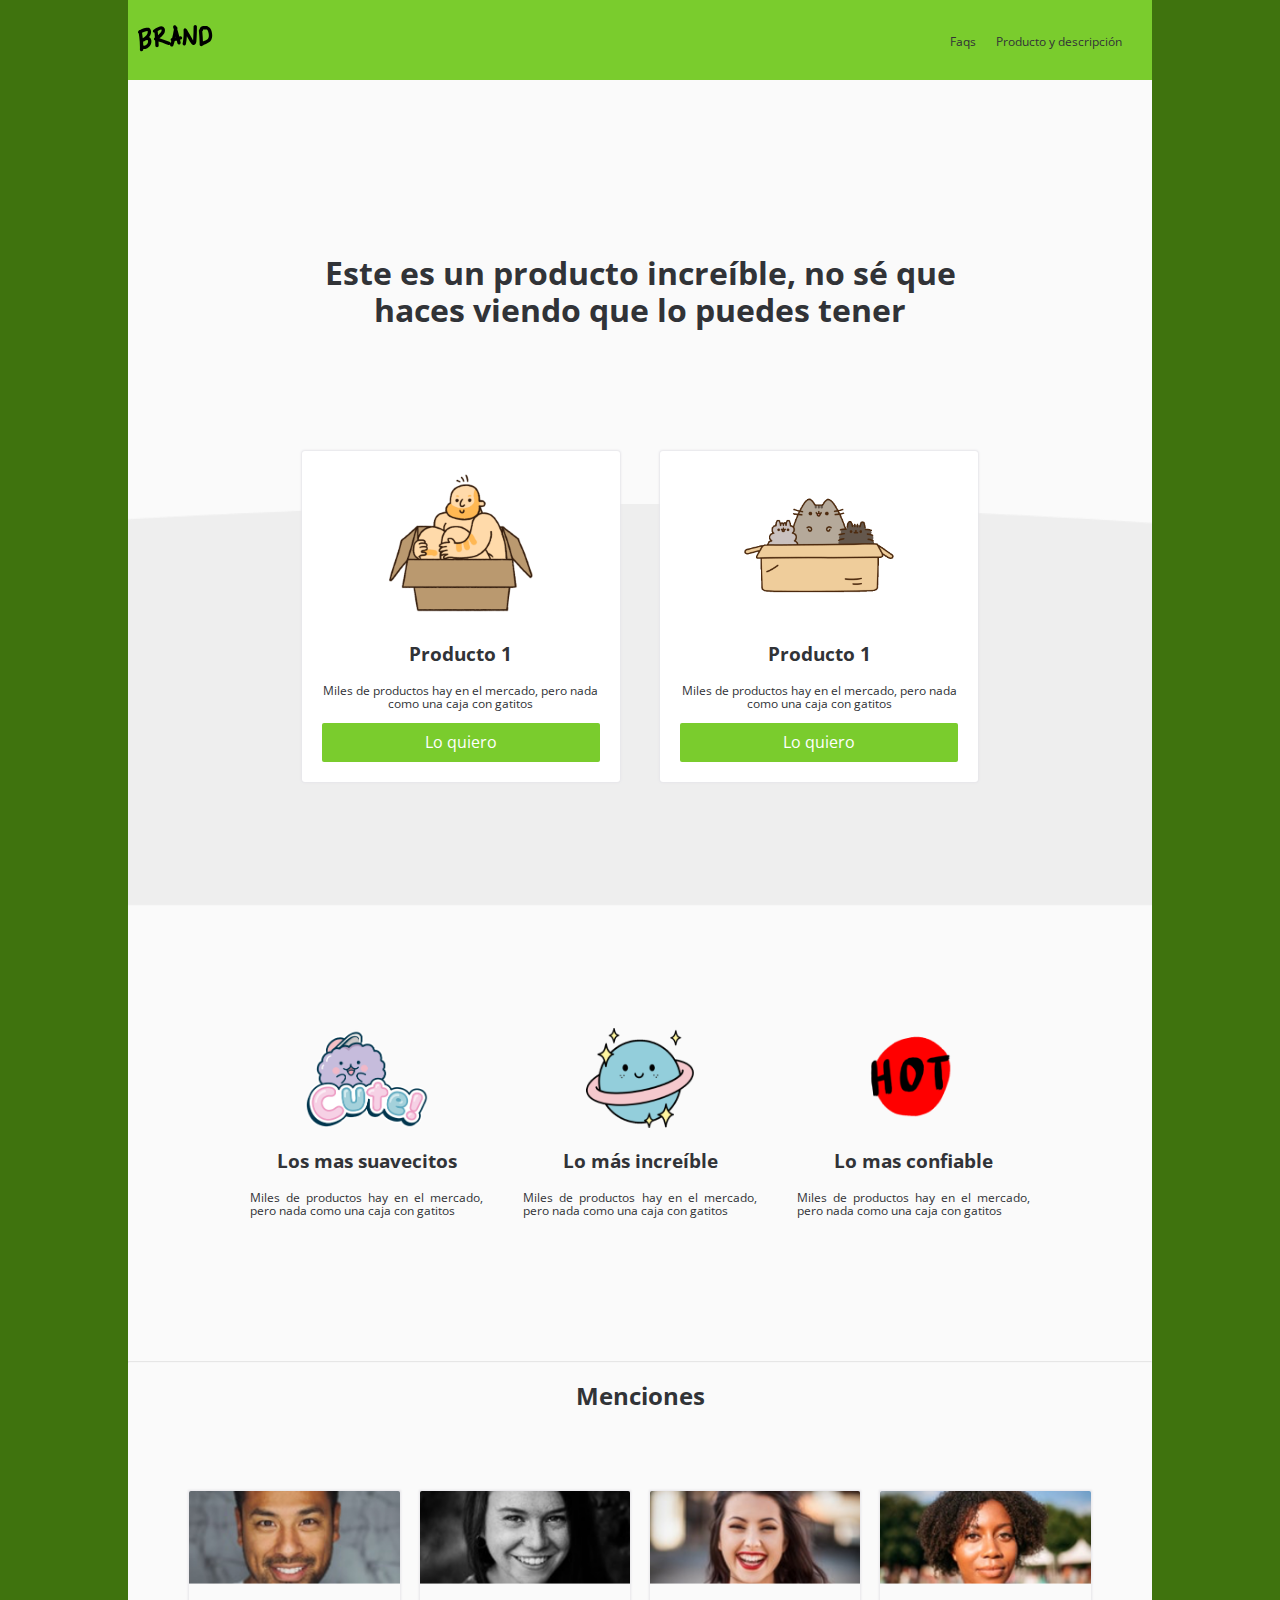
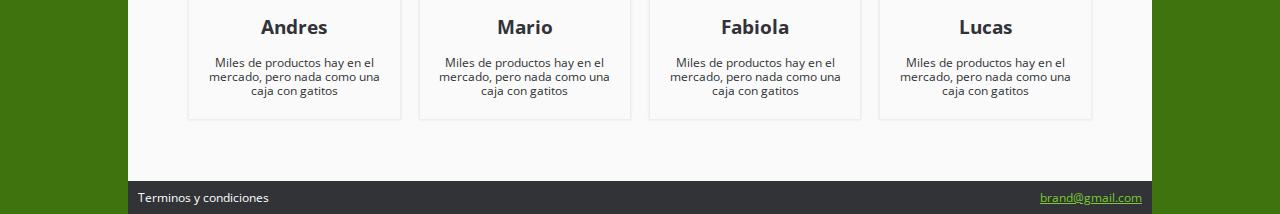
<file: index.html>
<!DOCTYPE html>
<html lang="en">
  <head>
    <meta charset="utf-8">
    <meta name="description" content="Este es un sitio de producto genial">
    <!-- Aqui podemos poner algún framework -->

    <!-- Aqui podemos poner algún framework -->
    <link rel="stylesheet" href="css/normalize.css">
    <link rel="stylesheet" href="css/estilos.css">
    <link rel="stylesheet" href="css/mobile.css">
    <link rel="stylesheet" href="css/animations.css">
    <title>BRAND📦</title>

  </head> <!-- Cierra head -->
  <body>
    <div class="generalContainer">
      <div class="centerContainer">
        <nav class="fadeInDown">
          <a href="#"><img src="images/logo.png" alt=""></a>
          <ul>
            <li>
              <a href="#">Faqs</a></li>
            <li>
              <a href="producto.html">Producto y descripción</a></li>
          </ul>
        </nav>
        <h1 class="main_section fadeIn">
          Este es un producto increíble, no sé que haces viendo que lo puedes tener
        </h1>
        <!-- Inicio productos -->
        <div class="products">
          <div class="product fadeInUp">
            <div class="content">
              <div class="image-product">
                <img src="images/box1.png" alt="">
              </div>
              <h3>Producto 1</h3>
              <p>Miles de productos hay en el mercado, pero nada como una caja con gatitos</p>
              <a href="venta.html">
                <button class="main_btn">Lo quiero</button>
              </a>
            </div>
          </div>
          <div class="product fadeInUp">
            <div class="content">
              <div class="image-product">
                <img src="images/box2.png" alt="">
              </div>
              <h3>Producto 1</h3>
              <p>Miles de productos hay en el mercado, pero nada como una caja con gatitos</p>
              <a href="venta.html">
                <button class="main_btn">Lo quiero</button>
              </a>
            </div>
          </div>
        </div>
        <!-- Fin productos -->
        <!-- Inicia beneficios -->
        <div class="beneficios">
          <div class="beneficio">
            <div class="content_beneficio">
              <img src="images/b1.png" alt="">
              <h3>Los mas suavecitos</h3>
              <p class="text_beneficio">
                Miles de productos hay en el mercado, pero nada como una caja con gatitos
              </p>
            </div>
          </div>
          <div class="beneficio">
            <div class="content_beneficio">
              <img src="images/b2.png" alt="">
              <h3>Lo más increíble</h3>
              <p class="text_beneficio">
                Miles de productos hay en el mercado, pero nada como una caja con gatitos
              </p>
            </div>
          </div>
          <div class="beneficio">
            <div class="content_beneficio">
              <img src="images/b3.png" alt="">
              <h3>Lo mas confiable</h3>
              <p class="text_beneficio">
                Miles de productos hay en el mercado, pero nada como una caja con gatitos
              </p>
            </div>
          </div>
        </div>
        <!-- Fin beneficios -->
        <hr>
        <!-- Inicia menciones -->
        <h2 class="mention_title">Menciones</h2>
        <div class="mentions">
          <div class="mention">
            <div class="content_mention">
              <img src="images/p1.png" alt="">
              <div class="text">
                <h3>Andres</h3>
                <p>Miles de productos hay en el mercado, pero nada como una caja con gatitos</p>
              </div>
            </div>
          </div>
          <div class="mention">
            <div class="content_mention">
              <img src="images/p2.png" alt="">
              <div class="text">
                <h3>Mario</h3>
                <p>Miles de productos hay en el mercado, pero nada como una caja con gatitos</p>
              </div>
            </div>
          </div>
          <div class="mention">
            <div class="content_mention">
              <img src="images/p3.png" alt="">
              <div class="text">
                <h3>Fabiola</h3>
                <p>Miles de productos hay en el mercado, pero nada como una caja con gatitos</p>
              </div>
            </div>
          </div>
          <div class="mention">
            <div class="content_mention">
              <img src="images/p4.png" alt="">
              <div class="text">
                <h3>Lucas</h3>
                <p>Miles de productos hay en el mercado, pero nada como una caja con gatitos</p>
              </div>
            </div>
          </div>
        </div>
        <!-- Fin de menciones -->
        <!-- Inicio de footer -->
        <footer>
          <div class="option">Terminos y condiciones</div>
          <div class="option contact"><a href="mailto:brand@gmail.com">brand@gmail.com</a></div>
        </footer>
      </div>
    </div>
    <!-- Fin de Footer -->

    <!-- Script -->
    <script src="scripts/script.js"></script>
  </body> <!-- Cierra body -->
</html> <!-- Cierra html -->
</file>
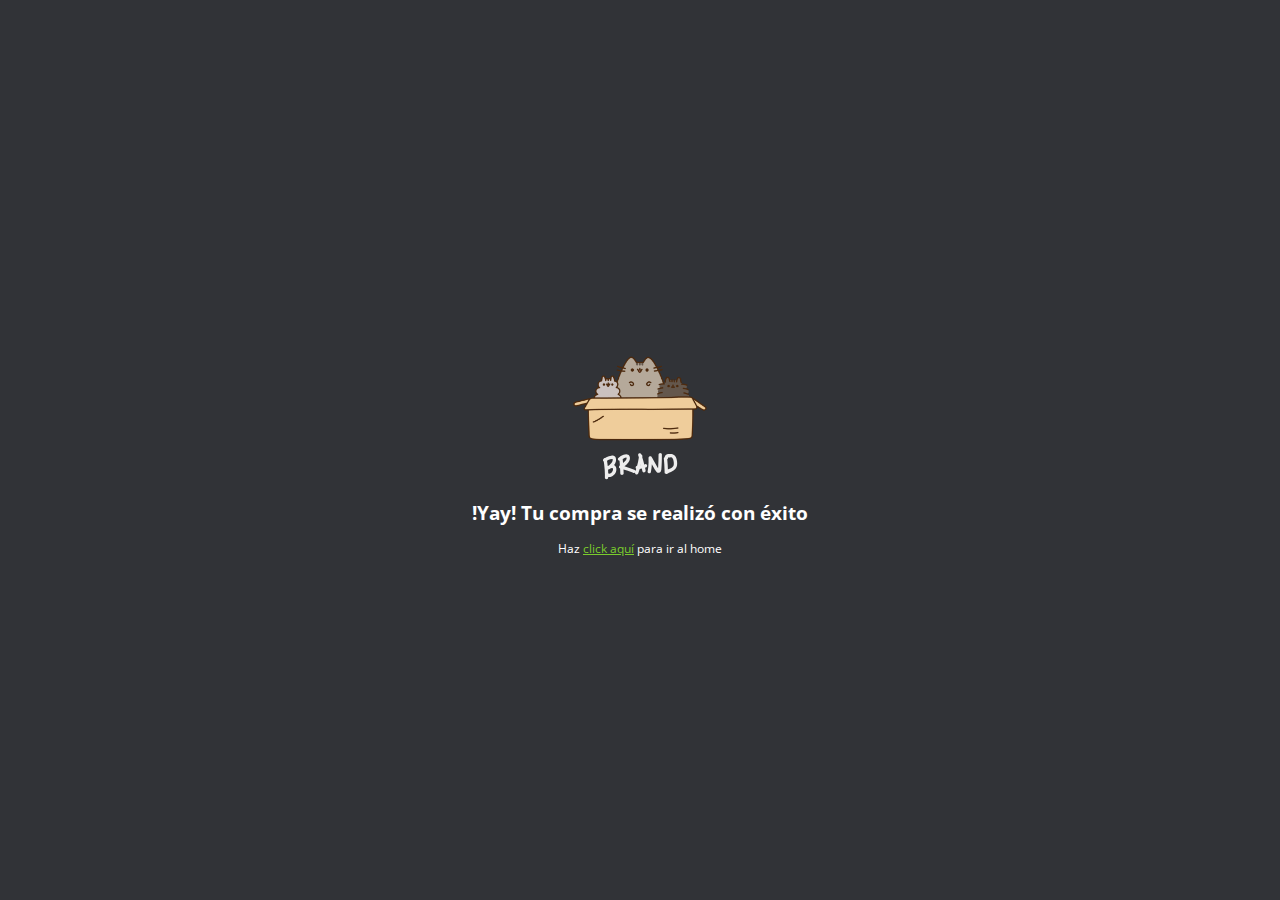
<file: exito.html>
<!DOCTYPE html>
<html lang="es">
<head>
  <meta charset="UTF-8">
  <meta name="viewport" content="width=device-width, initial-scale=1.0">
  <meta http-equiv="X-UA-Compatible" content="ie=edge">
  <link rel="stylesheet" href="css/normalize.css">
  <link rel="stylesheet" href="css/estilos.css">
  <link rel="stylesheet" href="css/animations.css">
  <link rel="stylesheet" href="css/paypal.css">
  <title>Exito</title>
</head>
<body>
  <div class="content_paypal">
    <img src="images/box_brand.png" alt="">
    <h3>!Yay! Tu compra se realizó con éxito</h3>
    <p>Haz <a href="index.html">click aquí</a> para ir al home</p>
  </div>

</body>
</html>
</file>
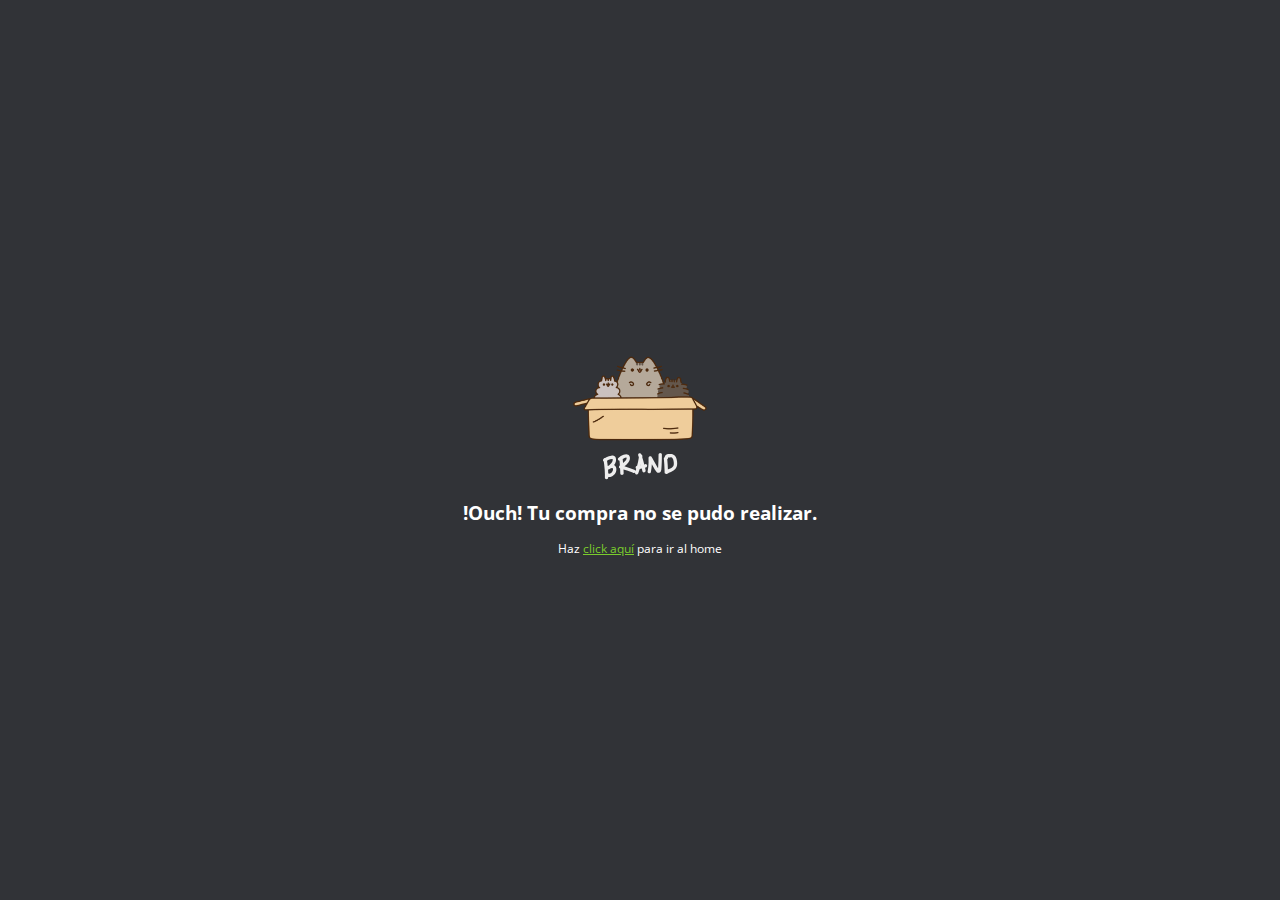
<file: falla.html>
<!DOCTYPE html>
<html lang="es">
<head>
  <meta charset="UTF-8">
  <meta name="viewport" content="width=device-width, initial-scale=1.0">
  <meta http-equiv="X-UA-Compatible" content="ie=edge">
  <link rel="stylesheet" href="css/normalize.css">
  <link rel="stylesheet" href="css/estilos.css">
  <link rel="stylesheet" href="css/animations.css">
  <link rel="stylesheet" href="css/paypal.css">
  <title>Exito</title>
</head>
<body>
  <div class="content_paypal">
    <img src="images/box_brand.png" alt="">
    <h3>!Ouch! Tu compra no se pudo realizar.</h3>
    <p>Haz <a href="index.html">click aquí</a> para ir al home</p>
  </div>

</body>
</html>
</file>
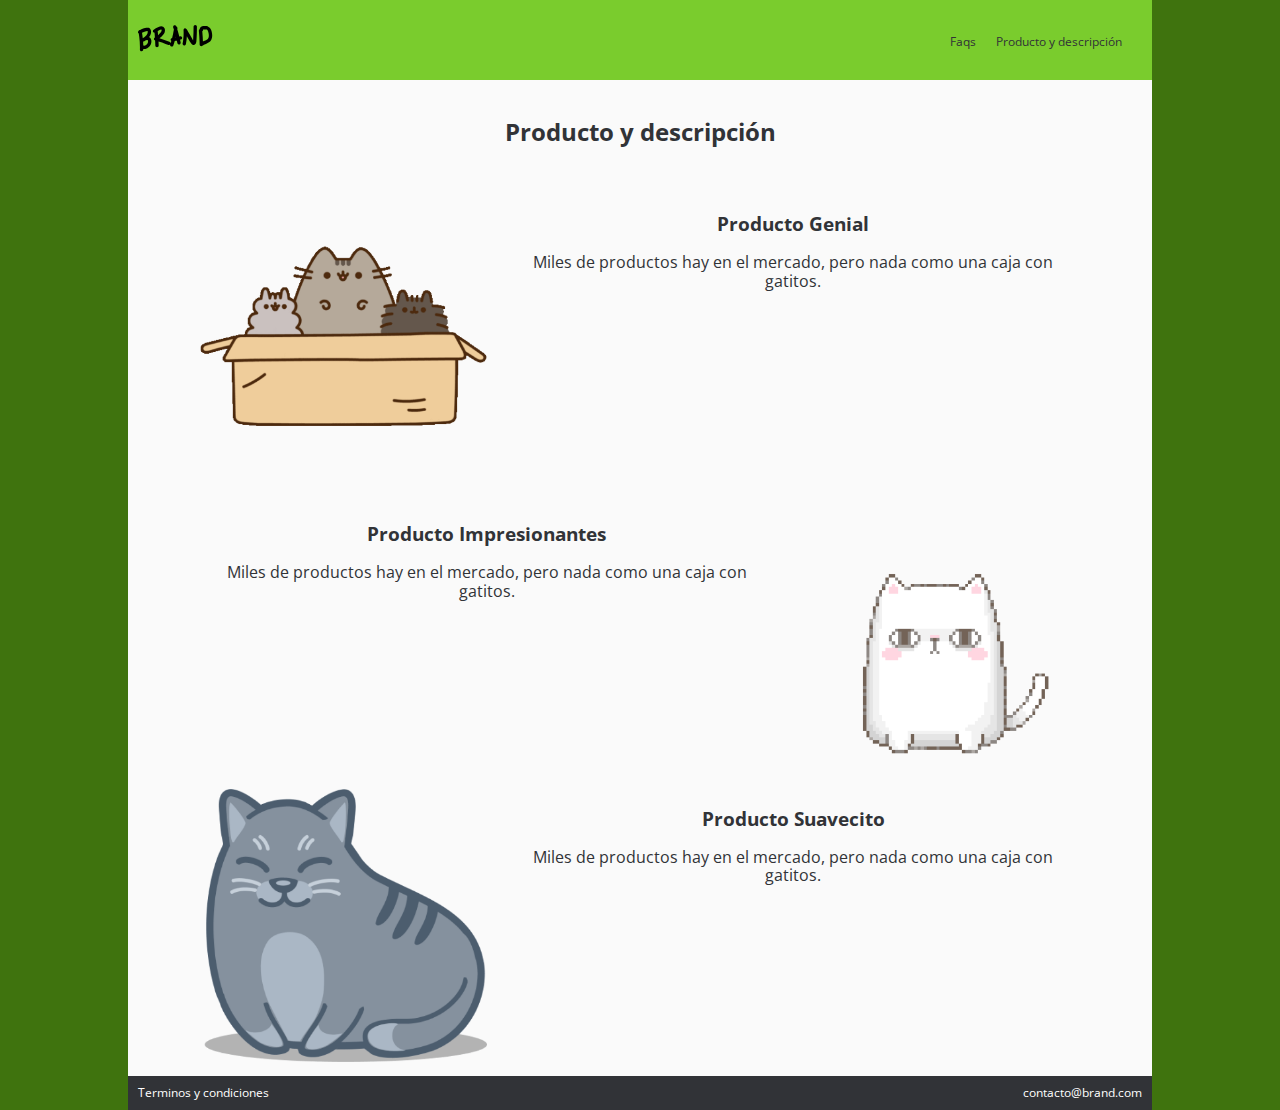
<file: producto.html>
<!DOCTYPE html>
<html lang="en">
  <head>
    <meta charset="utf-8">
    <meta name="description" content="Este es un sitio de producto genial">
    <link rel="stylesheet" href="css/normalize.css">
    <link rel="stylesheet" href="css/estilos.css">
    <link rel="stylesheet" href="css/animations.css">
    <link rel="stylesheet" href="css/grid.css">
    <title>BRAND📦</title>

  </head> <!-- Cierra head -->
  <body>
    <div class="generalContainer">
      <div class="centerContainer">
        <nav>
          <a href="index.html"><img src="images/logo.png" alt=""></a>
          <ul>
            <li>
              <a href="faqs.html">Faqs</a></li>
            <li>
              <a href="#">Producto y descripción</a></li>
          </ul>
        </nav>

        <!-- Empiezan beneficios -->

        <div class="container fadeIn">
          <br>
          <h2>Producto y descripción</h2>
          <br>
          <div class="row">
            <div class="col-4">
              <img src="images/ben1.png" alt="">
            </div>
            <div class="col-8">
              <h3>Producto Genial</h3>
              Miles de productos hay en el mercado, pero nada como una caja con gatitos.
            </div>
          </div>
          <div class="row">
            <div class="col-4 no-desk">
              <img src="images/ben2.png" alt="">
            </div>
            <div class="col-8">
              <h3>Producto Impresionantes</h3>
              Miles de productos hay en el mercado, pero nada como una caja con gatitos.
            </div>
            <div class="col-4 no-mobile">
              <img src="images/ben2.png" alt="">
            </div>
          </div>
          <div class="row">
            <div class="col-4">
              <img src="images/ben3.png" alt="">
            </div>
            <div class="col-8">
              <h3>Producto Suavecito</h3>
              Miles de productos hay en el mercado, pero nada como una caja con gatitos.
            </div>
          </div>
        </div>
        <!-- Empiezan beneficios -->



        <!-- Inicio de footer -->
        <footer>
          <div class="option">Terminos y condiciones</div>
          <div class="option">contacto@brand.com</div>
        </footer>
        <!-- Fin de Footer -->
      </div>
    </div>  
    <!-- Script -->
    <script src="scripts/script.js"></script>
  </body> <!-- Cierra body -->
</html> <!-- Cierra html -->
</file>
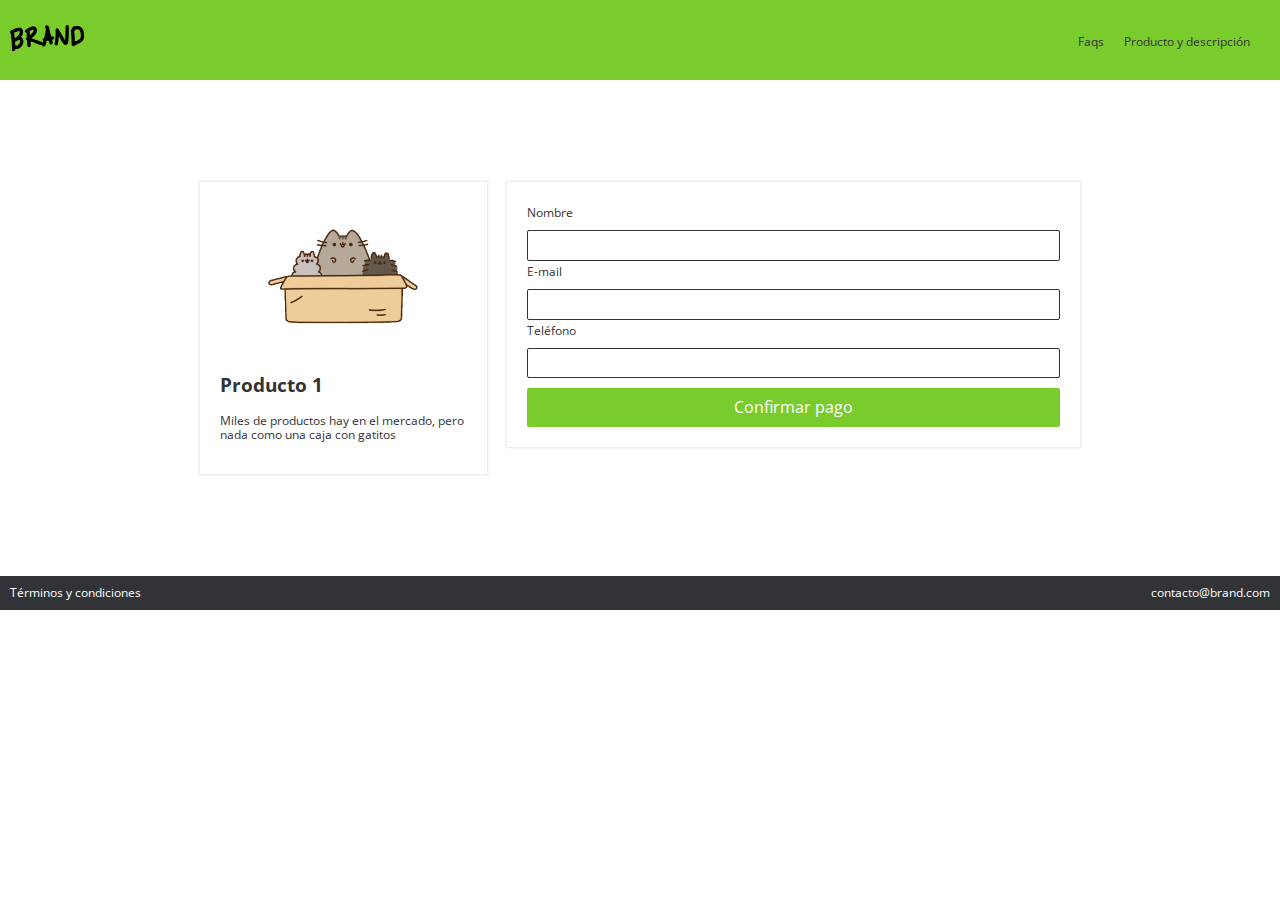
<file: venta.html>
<!DOCTYPE html>
<html lang="en">
  <head>
    <meta charset="utf-8">
    <meta name="description" content="Este es un sitio de producto genial">
    <link rel="stylesheet" href="css/normalize.css">
    <link rel="stylesheet" href="css/estilos.css">
    <link rel="stylesheet" href="css/animations.css">
    <link rel="stylesheet" href="css/grid.css">
    <title>BRAND📦</title>

  </head> <!-- Cierra head -->
  <body>
    <nav>
      <a href="index.html"><img src="images/logo.png" alt=""></a>
      <ul>
        <li>
          <a href="faqs.html">Faqs</a></li>
        <li>
          <a href="#">Producto y descripción</a></li>
      </ul>
    </nav>

    <!-- Empiezan Formulario Venta -->
    <br>
    <br>
    <br>
    <br>
    <br>
    <div class="container">

      <div class="row">
        <div class="col-4">
          <div class="modulo_pago">
            <div class="modulo_pago_images">
              <img src="images/box2.png" alt="">
            </div>
            <h3>
              Producto 1
            </h3>
            <p>
              Miles de productos hay en el mercado, pero nada como una caja con gatitos
            </p>
          </div>
        </div>
        <div class="col-8">
          <div class="modulo_pago">
              <form action="https://www.paypal.com/cgi-bin/webscr?cmd=_s-xclick&hosted_button_id=FMQLVVYX6XSWE" method="post">
                <label for="name">Nombre</label>
                <br>
                <input type="text" placeholder="" name="name" class="data">
                <br>
                <label for="email">E-mail</label>
                <br>
                <input type="text" placeholder="" name="email" class="data">
                <br>
                <label for="phone">Teléfono</label>
                <br>
                <input type="text" placeholder="" name="phone" class="data">
                <br>
                <input type="submit" class="main_btn" name="submit" value="Confirmar pago">
              </form>

          </div>
        </div>
      </div>

    </div>
    <br>
    <br>
    <br>
    <br>
    <br>


    <!-- Empiezan Formulario beneficios -->

    <!-- Inicio de footer -->
    <footer>
      <div class="option">Términos y condiciones</div>
      <div class="option">contacto@brand.com</div>
    </footer>
    <!-- Fin de Footer -->

    <!-- Script -->
    <script src="scripts/script.js"></script>
  </body> <!-- Cierra body -->
</html> <!-- Cierra html -->
</file>
<file: css/estilos.css>
/*
#  ·················
#  ··_______________
#  ·/·___/·___/·___/
#  /·/__(__··|__··)·
#  \___/____/____/··
#  ·················
*/
@import url('https://fonts.googleapis.com/css?family=Open+Sans:400,700');
/*------ Variables */
:root{
  /*------ Colores */
  --greenDark-color: #3f730e;
  --green-color: #7ACC2D;
  --black-color: #313337;
  --white-color: white;
  /*------ Tipografía */
  --normal:12px;
  /*------ Espaciado */
  --space:10px;
  --space-2:20px;
  /*------ Box shadow*/
  --box:0px 0 2px 1px #e6e5e9;
}

/* -------------------------------------------  */
html, body{
  margin:0;
  padding: 0;
  font-family: 'Open Sans', sans-serif;
  color: var(--black-color);
}

p, label{
  font-size: var(--normal);
}




nav{
  display: flex;
  justify-content: space-between;
  align-items: center;
  padding: var(--space);
  min-height: 60px;
  background-color: var(--green-color);
}

nav a{
  text-decoration: none;
  color: var(--black-color);
  font-size: var(--normal);
}

nav a:hover{
  color: var(--white-color);
}

nav ul {
  display: flex;
}

nav ul li{
  padding-right: 20px;
  list-style: none;
}

hr{
  opacity: .2;
}

/* ------------------------------------------- MAIN SECTION */

.generalContainer {
  text-align: -webkit-center;
  background-color: var(--greenDark-color);
}
.centerContainer {
  max-width: 80%;
  background: #fafafa;
}

.main_section{
  text-align: center;
  padding: 15%;
}

/* -------------------------------------------  PRODUCTOS */

.products{
  background-image: url("../images/curve.png");
  padding: 15%;
  background-position: center top;
  background-repeat: no-repeat;
  display: flex;
  height: 95px;
  background-size: cover;

}

.product{
  padding: 20px;
  margin-top: -226px;
}

.image-product{
  text-align: center;
}

.content{
  padding: 20px;
  background: var(--white-color);
  border-radius: 3px;
  box-shadow: 0px 0 2px 1px #e6e5e9;
}

.main_btn{
  padding: var(--space);
  background-color: var(--green-color);
  width: 100%;
  border: 0px;
  border-radius: 2px;
  cursor: pointer;
  color: var(--white-color);
}
.main_btn:hover{
  background-color: #63a426;
}

/* Beneficios */
.beneficios{
  padding: 10%;
  display: flex;
}

.beneficio{
  text-align: center;
  padding: 20px;
}

.beneficio img{
  max-height: 100px
}

.text_beneficio{
  text-align: justify;
}

/* Mentions */
.mentions{
  display: flex;
  padding: 5%;
}
.mention img{
  width: 100%;
}
h2.mention_title{
  text-align: center;
}
.mention{
  padding: var(--space);
}
.content_mention{
  box-shadow: 0px 0 2px 1px #e6e5e9;
}
.mention .text{
  padding: var(--space);
}
/* ------------------------------------------- Venta */

.modulo_pago{
background-color:var(--white-color);
box-shadow: var(--box);
padding:var(--space-2);
}

.modulo_pago_images{
  max-width: 150px;
  text-align: center;
  width: 100%;
  margin:auto;
}

.data{
  margin-top: var(--space);
  width: 100%;
  padding: 5px;
  border-radius: 2px;
  border: 1px solid var(--black-color);
  box-sizing: border-box;
}

.modulo_pago .main_btn{
      margin-top: 10px;
}


/* ------------------------------------------- Footer */
footer{
  display: flex;
  justify-content: space-between;
  font-size: var(--normal);
  background-color: var(--black-color);
  padding: var(--space);
  color: var(--white-color);
}
.contact a{
  color: var(--green-color);
}
</file>
<file: css/mobile.css>
/*
#  ····················__····_·__···
#  ···____·___··____··/·/_··(_)·/__·
#  ··/·__·`__·\/·__·\/·__·\/·/·/·_·\
#  ·/·/·/·/·/·/·/_/·/·/_/·/·/·/··__/
#  /_/·/_/·/_/\____/_.___/_/_/\___/·
#  ································· */

@media (max-width: 650px) {

  .main_section{
    padding: 5%;
  }
  .products{
    display: block;
    height: auto;
    padding: 5%;
  }
  .product{
    margin-top: auto;
  }
  .beneficios{
    display: initial;
  }
  .mentions{
    display: initial;
  }
}
</file>
<file: css/animations.css>
/*
#  ···············_·················__··_·················
#  ··____·_____··(_)___·___··____·_/·/_(_)___··____··_____
#  ·/·__·`/·__·\/·/·__·`__·\/·__·`/·__/·/·__·\/·__·\/·___/
#  /·/_/·/·/·/·/·/·/·/·/·/·/·/_/·/·/_/·/·/_/·/·/·/·(__··)·
#  \__,_/_/·/_/_/_/·/_/·/_/\__,_/\__/_/\____/_/·/_/____/··
#  ·······················································
*/
/* https://daneden.github.io/animate.css/ */

.fadeIn{
  -webkit-animation-duration: 4s;
  animation-duration: 4s;
  -webkit-animation-fill-mode: both;
  animation-fill-mode: both;
  -webkit-animation-name: fadeIn;
  animation-name: fadeIn;
}

@keyframes fadeIn{
  from{
    opacity: 0;
  }
  to{
    opacity: 1;
  }
}

.fadeInDown{
  -webkit-animation-duration: 1s;
  animation-duration: 1s;
  -webkit-animation-fill-mode: both;
  animation-fill-mode: both;
  -webkit-animation-name: fadeInDown;
  animation-name: fadeInDown;
}

@-webkit-keyframes fadeInDown {
  from {
    opacity: 0;
    -webkit-transform: translate3d(0, -100%, 0);
    transform: translate3d(0, -100%, 0);
  }

  to {
    opacity: 1;
    -webkit-transform: translate3d(0, 0, 0);
    transform: translate3d(0, 0, 0);
  }
}

@keyframes fadeInDown {
  from {
    opacity: 0;
    -webkit-transform: translate3d(0, -100%, 0);
    transform: translate3d(0, -100%, 0);
  }

  to {
    opacity: 1;
    -webkit-transform: translate3d(0, 0, 0);
    transform: translate3d(0, 0, 0);
  }
}



.fadeInUp {
  -webkit-animation-duration: 1s;
  animation-duration: 1s;
  -webkit-animation-fill-mode: both;
  animation-fill-mode: both;
  -webkit-animation-name: fadeInUp;
  animation-name: fadeInUp;
}

@-webkit-keyframes fadeInUp {
  from {
    opacity: 0;
    -webkit-transform: translate3d(0, 100%, 0);
    transform: translate3d(0, 100%, 0);
  }

  to {
    opacity: 1;
    -webkit-transform: translate3d(0, 0, 0);
    transform: translate3d(0, 0, 0);
  }
}

@keyframes fadeInUp {
  from {
    opacity: 0;
    -webkit-transform: translate3d(0, 100%, 0);
    transform: translate3d(0, 100%, 0);
  }

  to {
    opacity: 1;
    -webkit-transform: translate3d(0, 0, 0);
    transform: translate3d(0, 0, 0);
  }
}
</file>
<file: css/paypal.css>
body{
  background-color: var(--black-color);
  text-align: center;
  color: var(--white-color);
  display:flex;
  justify-content: center;
  align-items: center;
  height: 100vh;
}
.content_paypal a{
  color: var(--green-color);
}
</file>
<file: css/grid.css>
.container{
  max-width: 900px;
  margin:auto;
}

/* Valor por columna = 8.3333333333 */

.row{
  display: flex;
}

.col-1{
  width: 8.3333333333%;
}
.col-2{
  width: 16.6666666666%;
}
.col-3{
  width: 24.9999999999%;
}
.col-4{
  width: 33.3333333332%;
}
.col-5{
  width: 41.6666666665%;
}
.col-6{
  width: 49.9999999998%;
}
.col-7{
  width: 58.3333333331%;
}
.col-8{
  width: 66.6666666664%;
}
.col-9{
  width: 74.9999999997%;
}
.col-10{
  width: 83.333333333%;
}
.col-11{
  width: 91.6666666663%;
}
.col-12{
  width: 100%;
}

.col-1,.col-2,.col-3,.col-4,.col-5,.col-6,.col-7,.col-8,.col-9,.col-10,.col-11,.col-12{
  padding: 10px;
}
.col-1 img,.col-2 img,.col-3 img,.col-4 img,.col-5 img,.col-6 img,.col-7 img,.col-8 img,.col-9 img,.col-10 img,.col-11 img,.col-12 img{
  width: 100%;
}

.no-desk{
  display: none;
}

@media (max-width:600px) {
  .container{
    padding: 30px;
  }
  .no-mobile{
    display: none
  }
  .no-desk{
    display: initial;
  }
  .row{
    display: inline;
    padding: 10px;
  }
  .col-1,.col-2,.col-3,.col-4,.col-5,.col-6,.col-7,.col-8,.col-9,.col-10,.col-11,.col-12{
    width: 100%;
    padding: 0px;
  }
}
</file>
